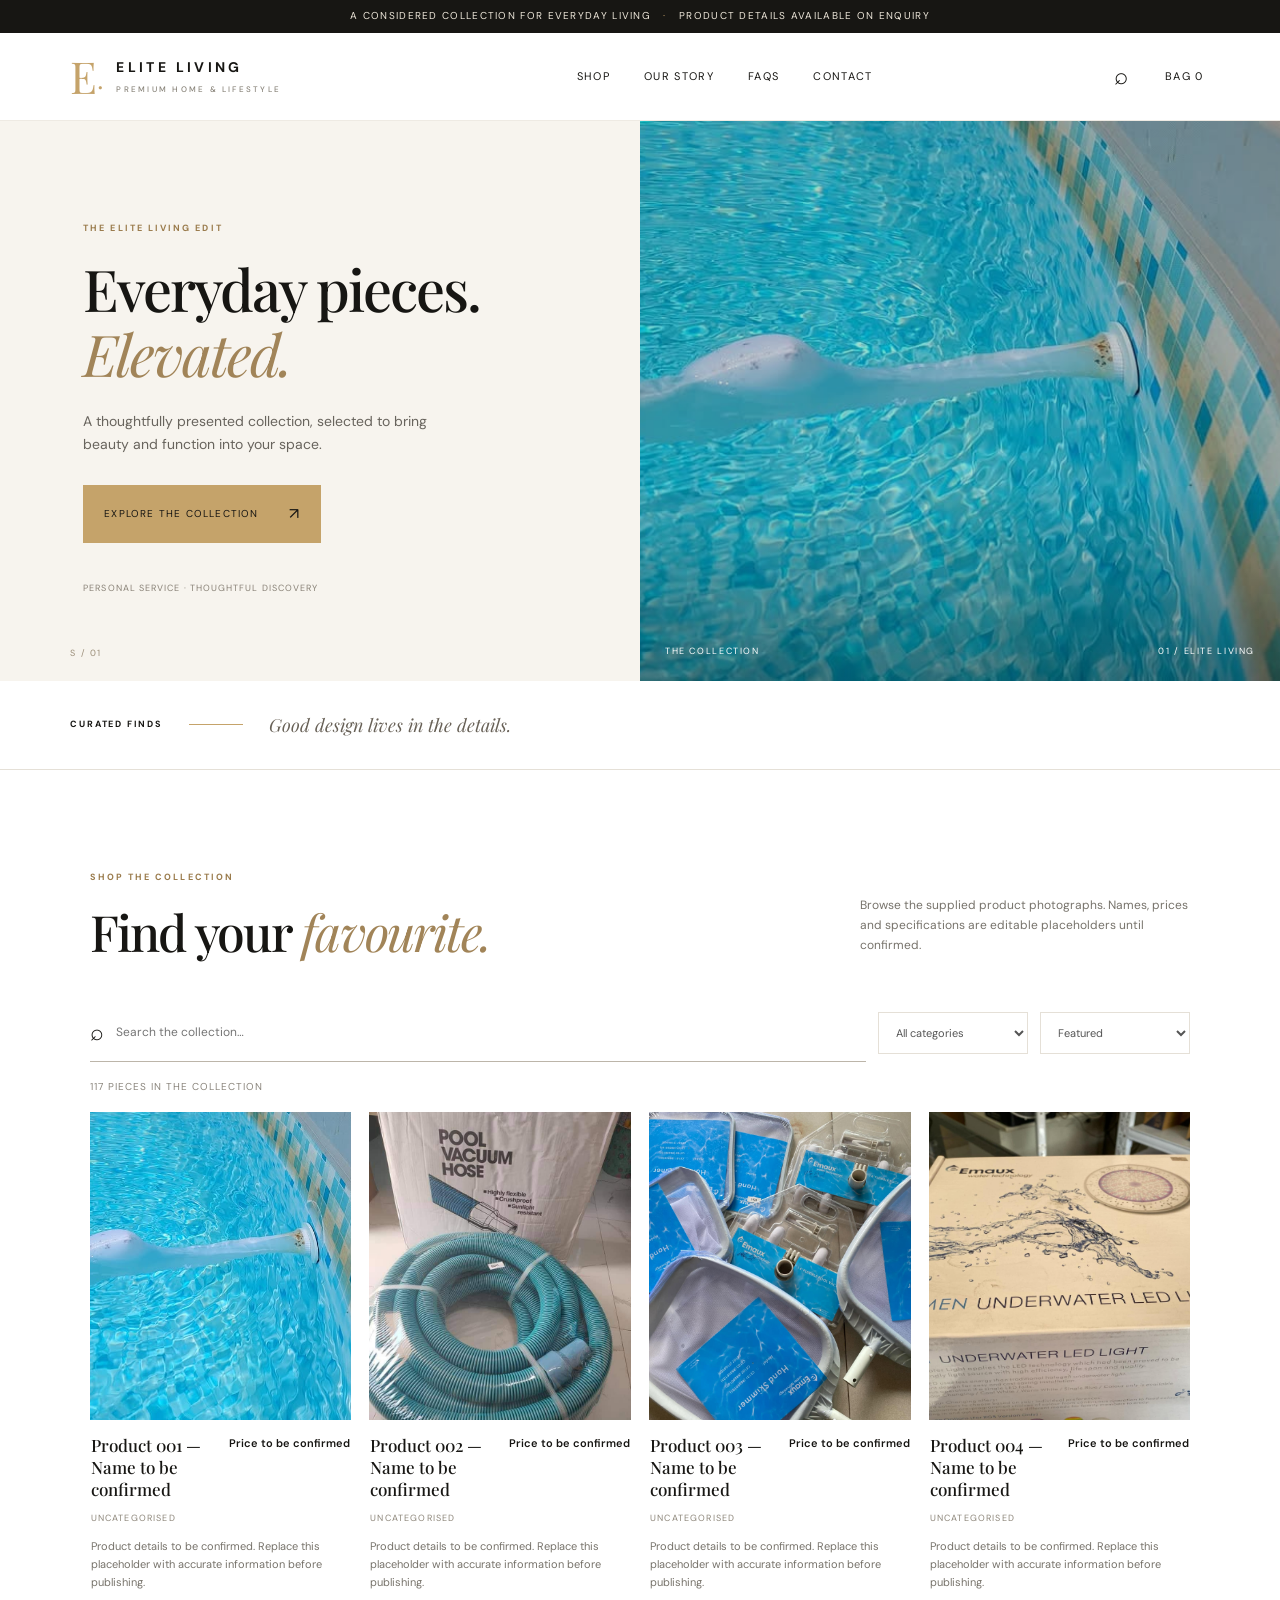
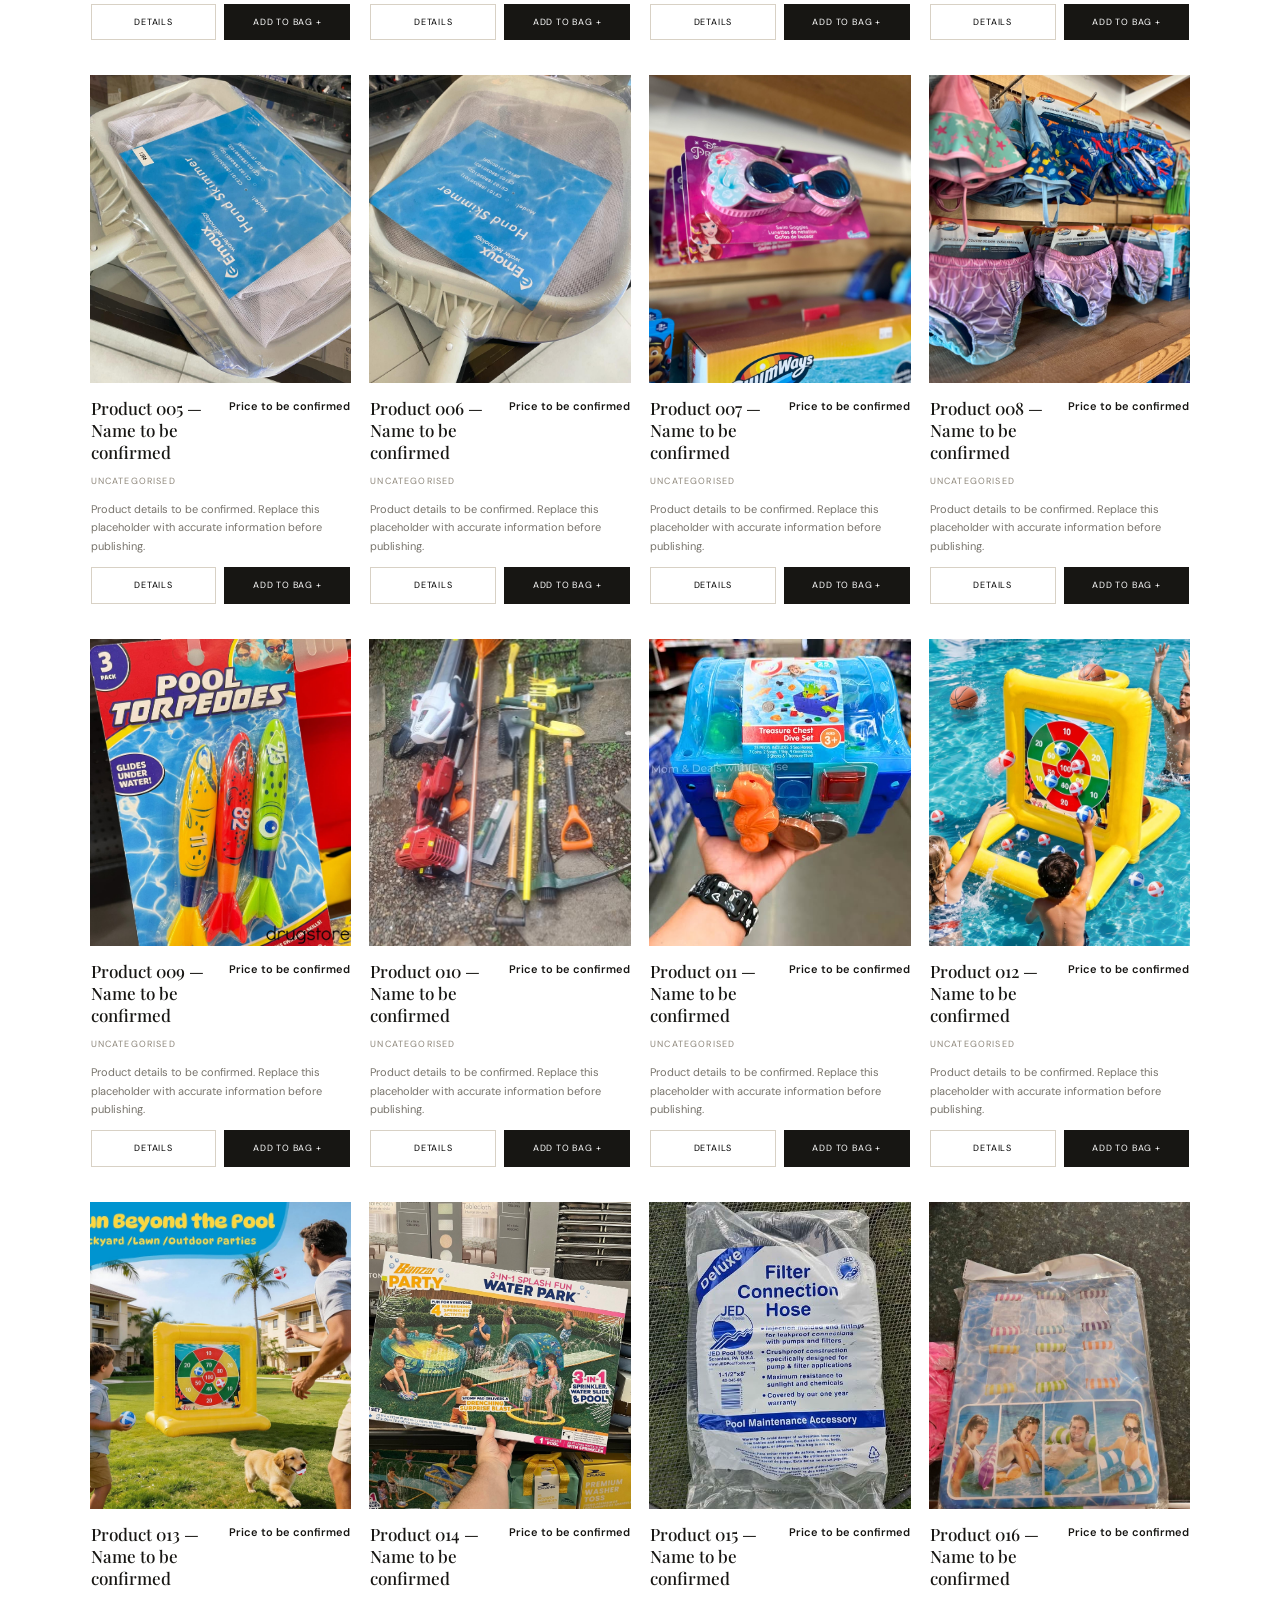
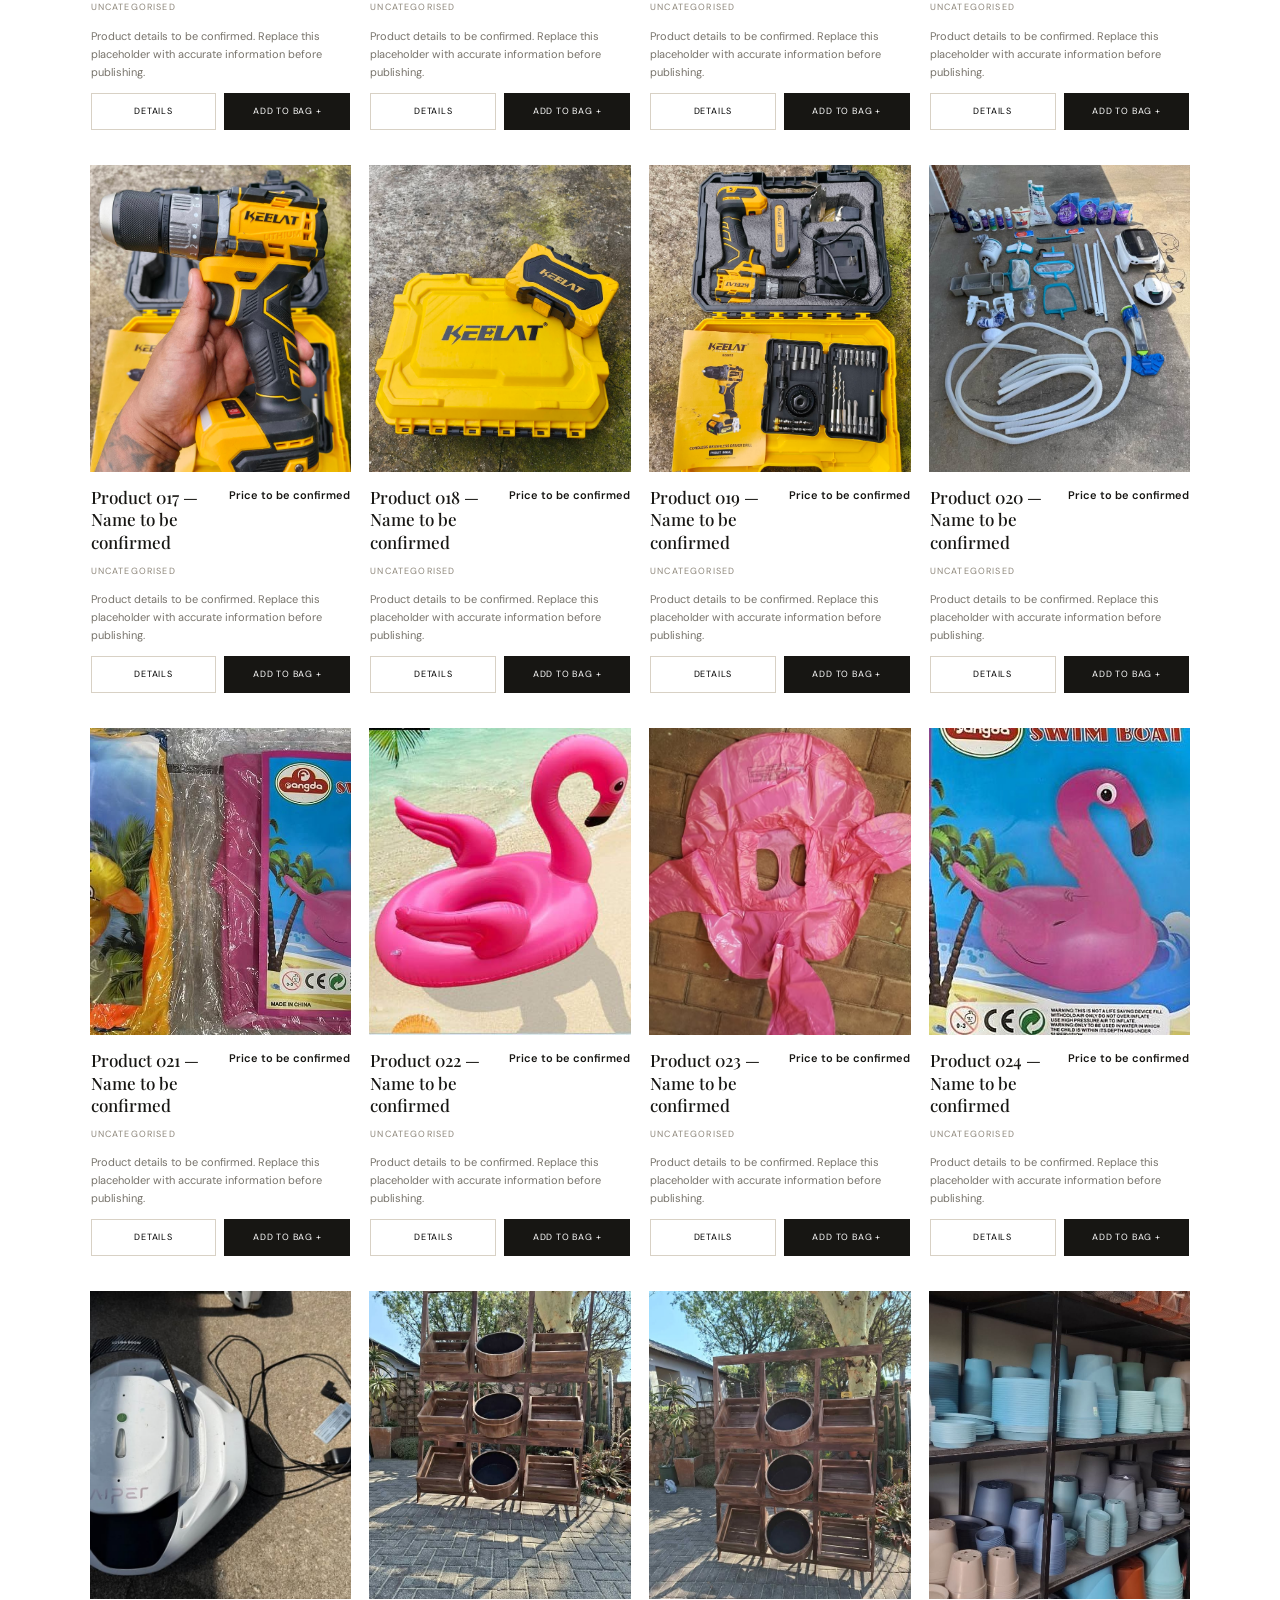
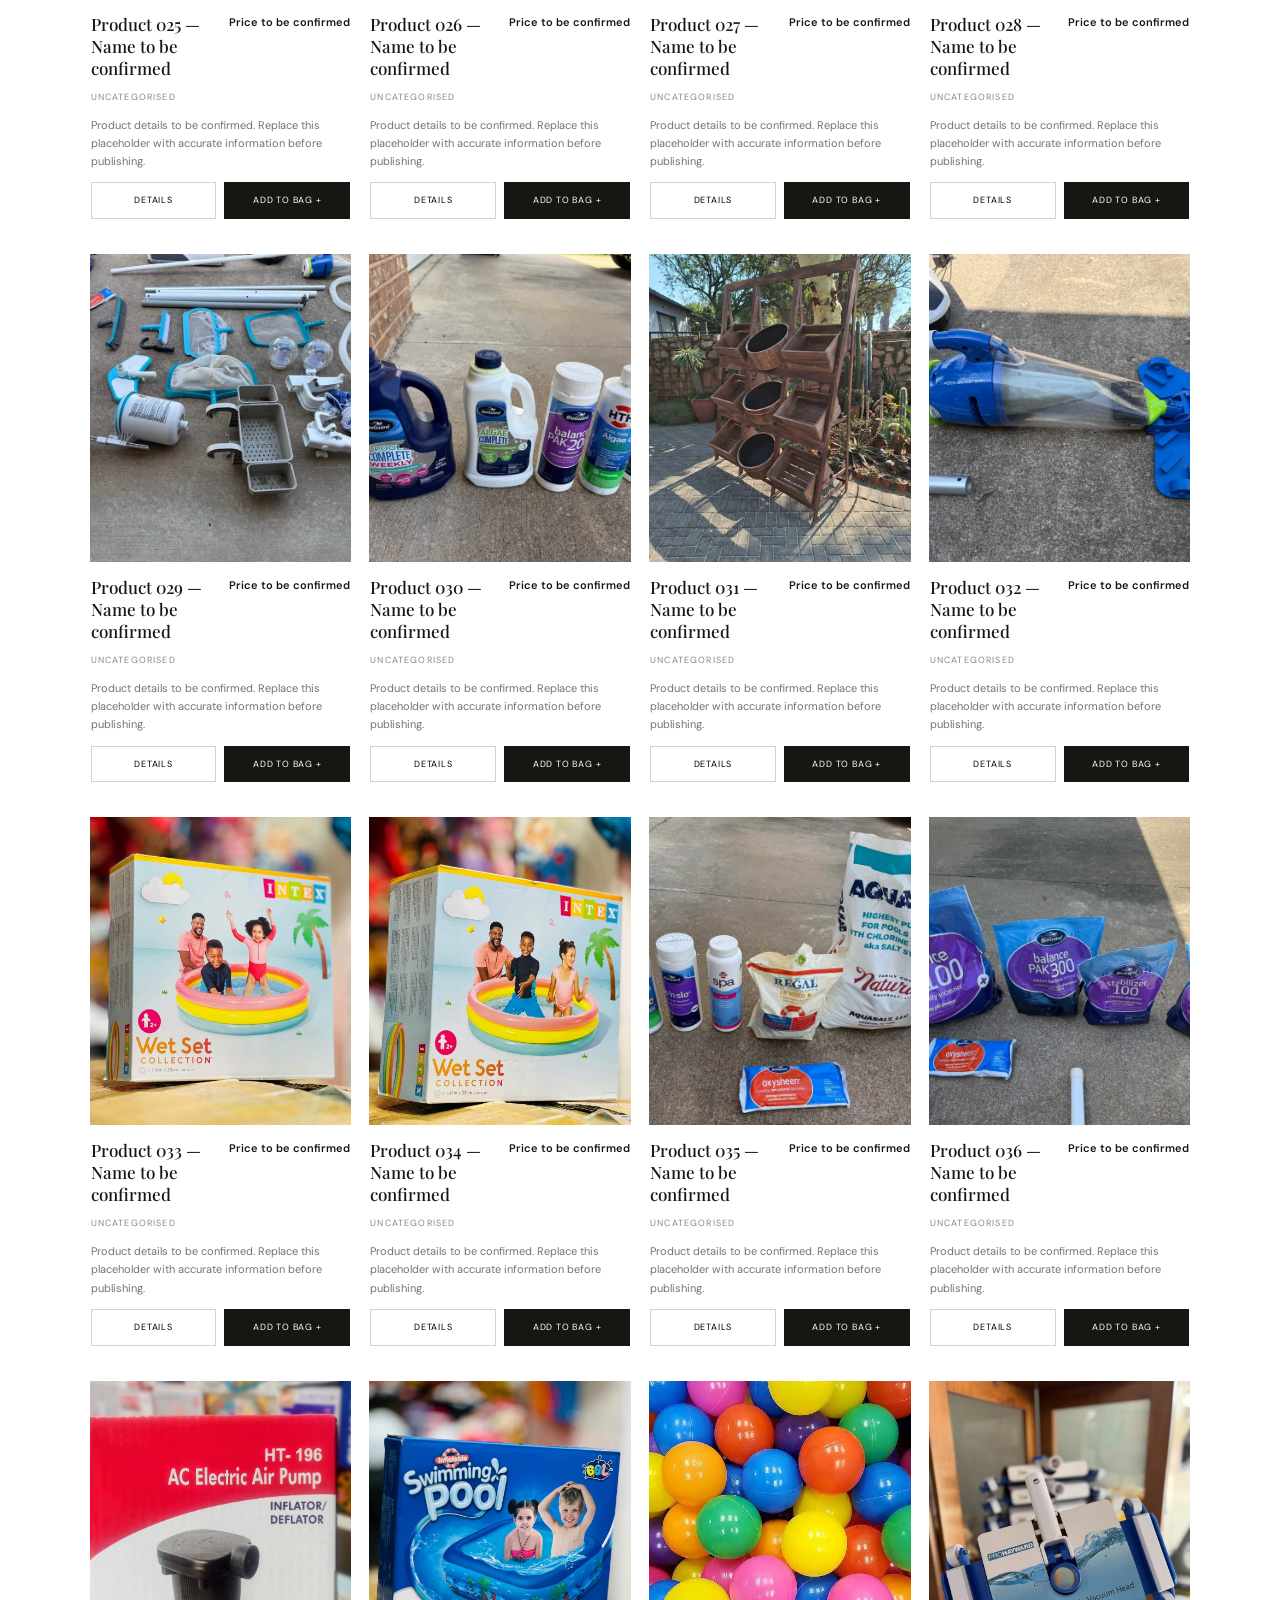
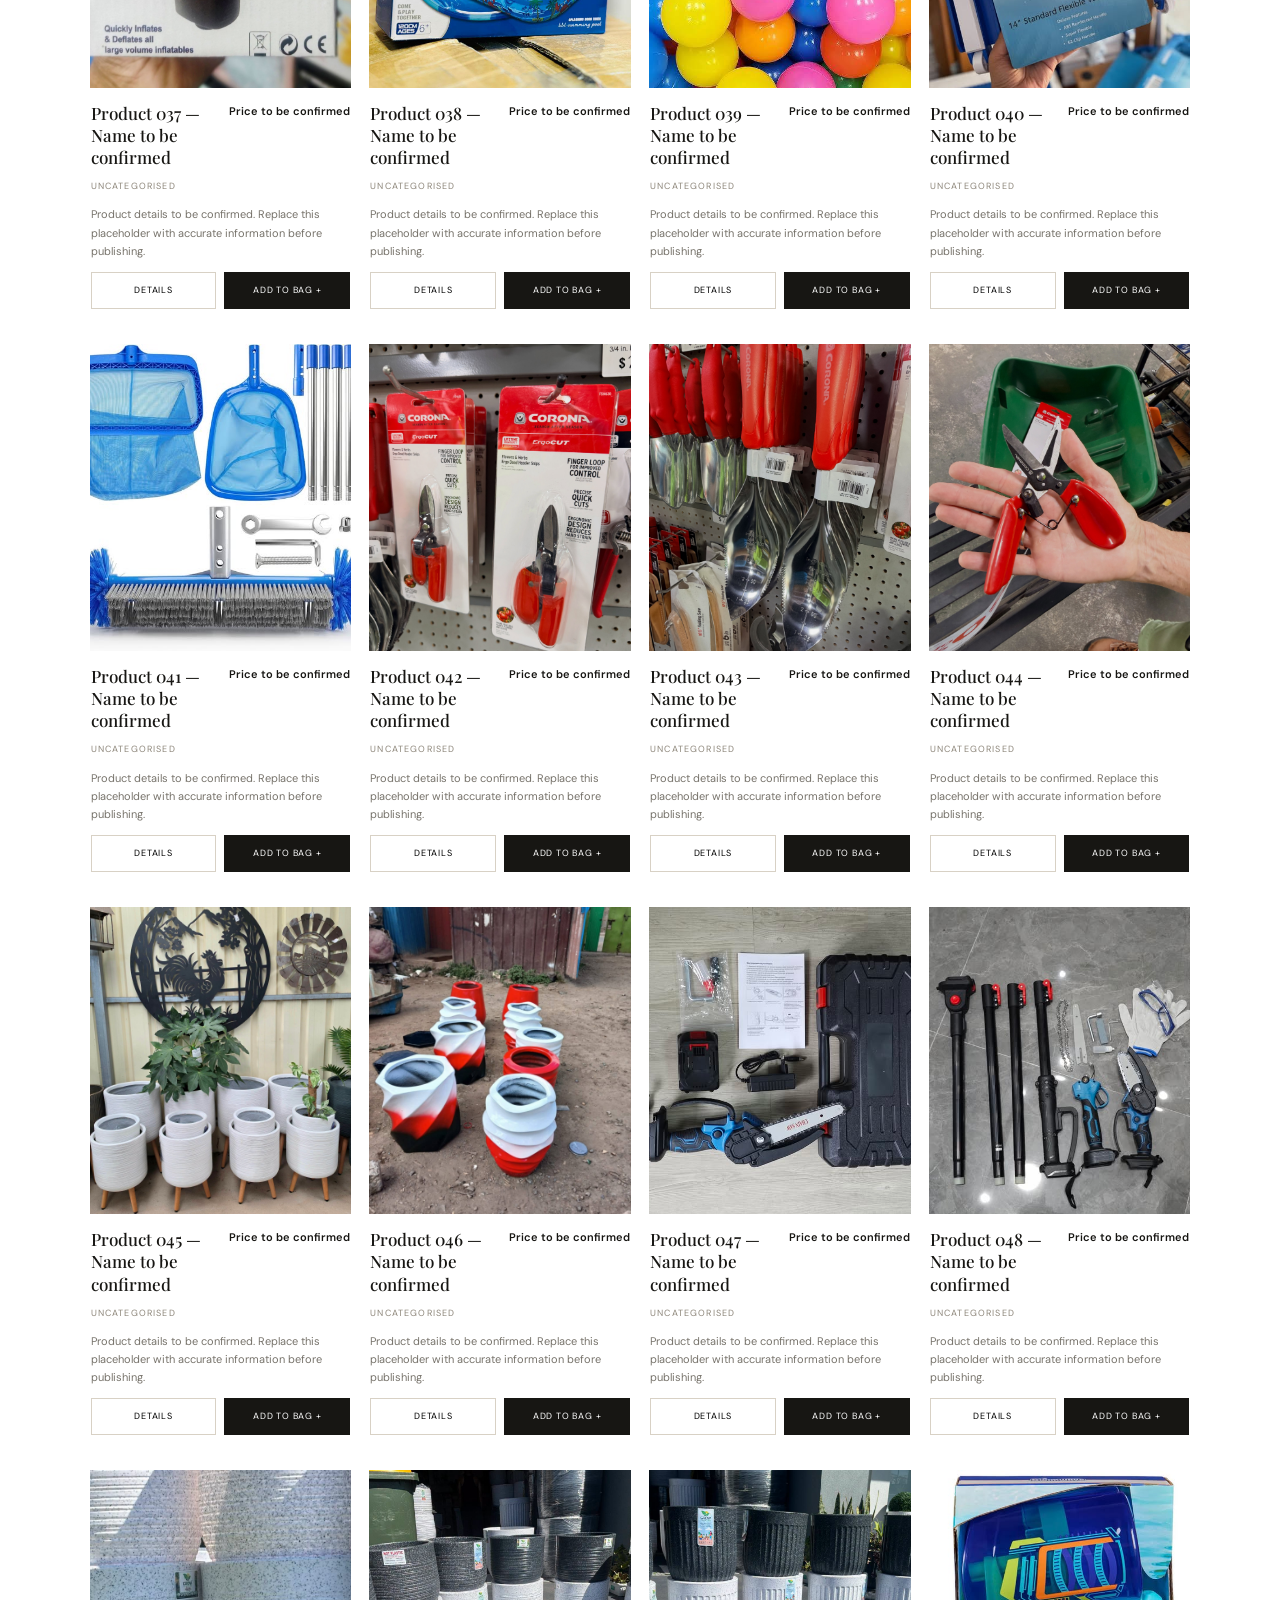
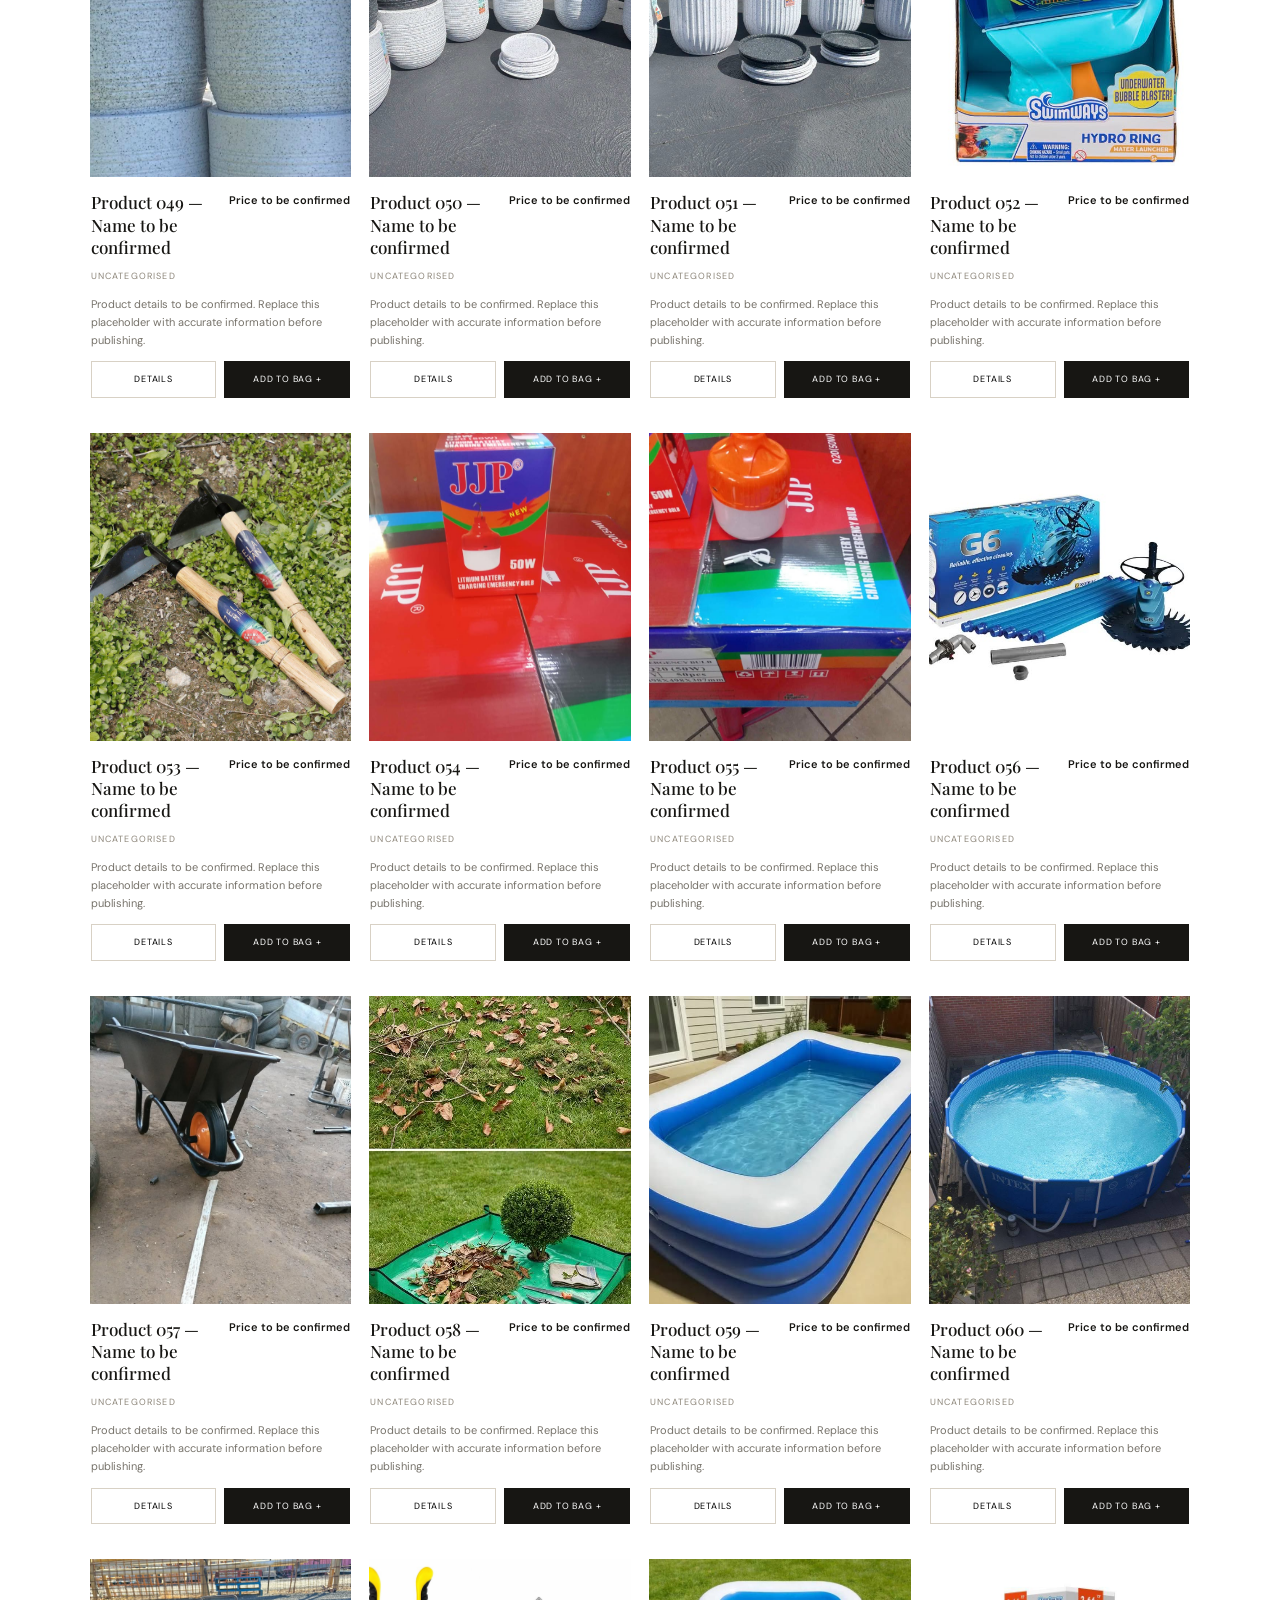
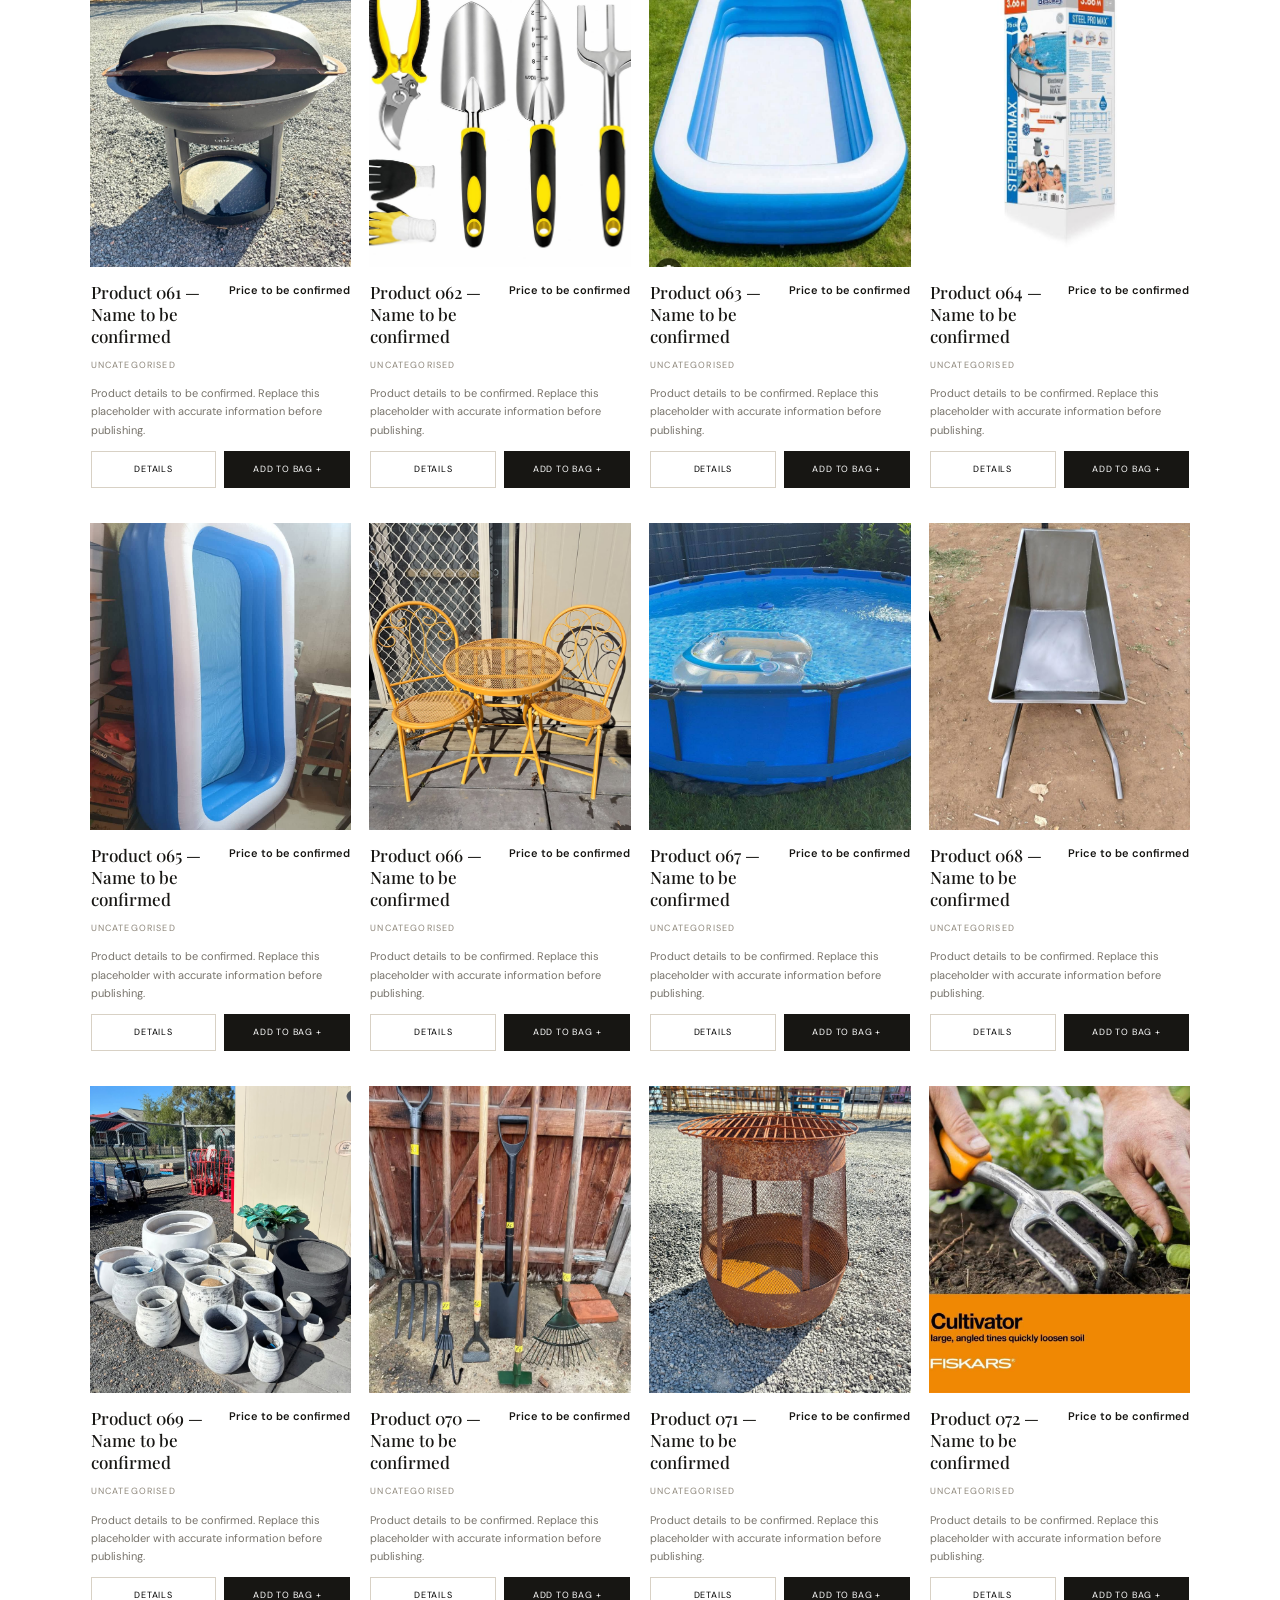
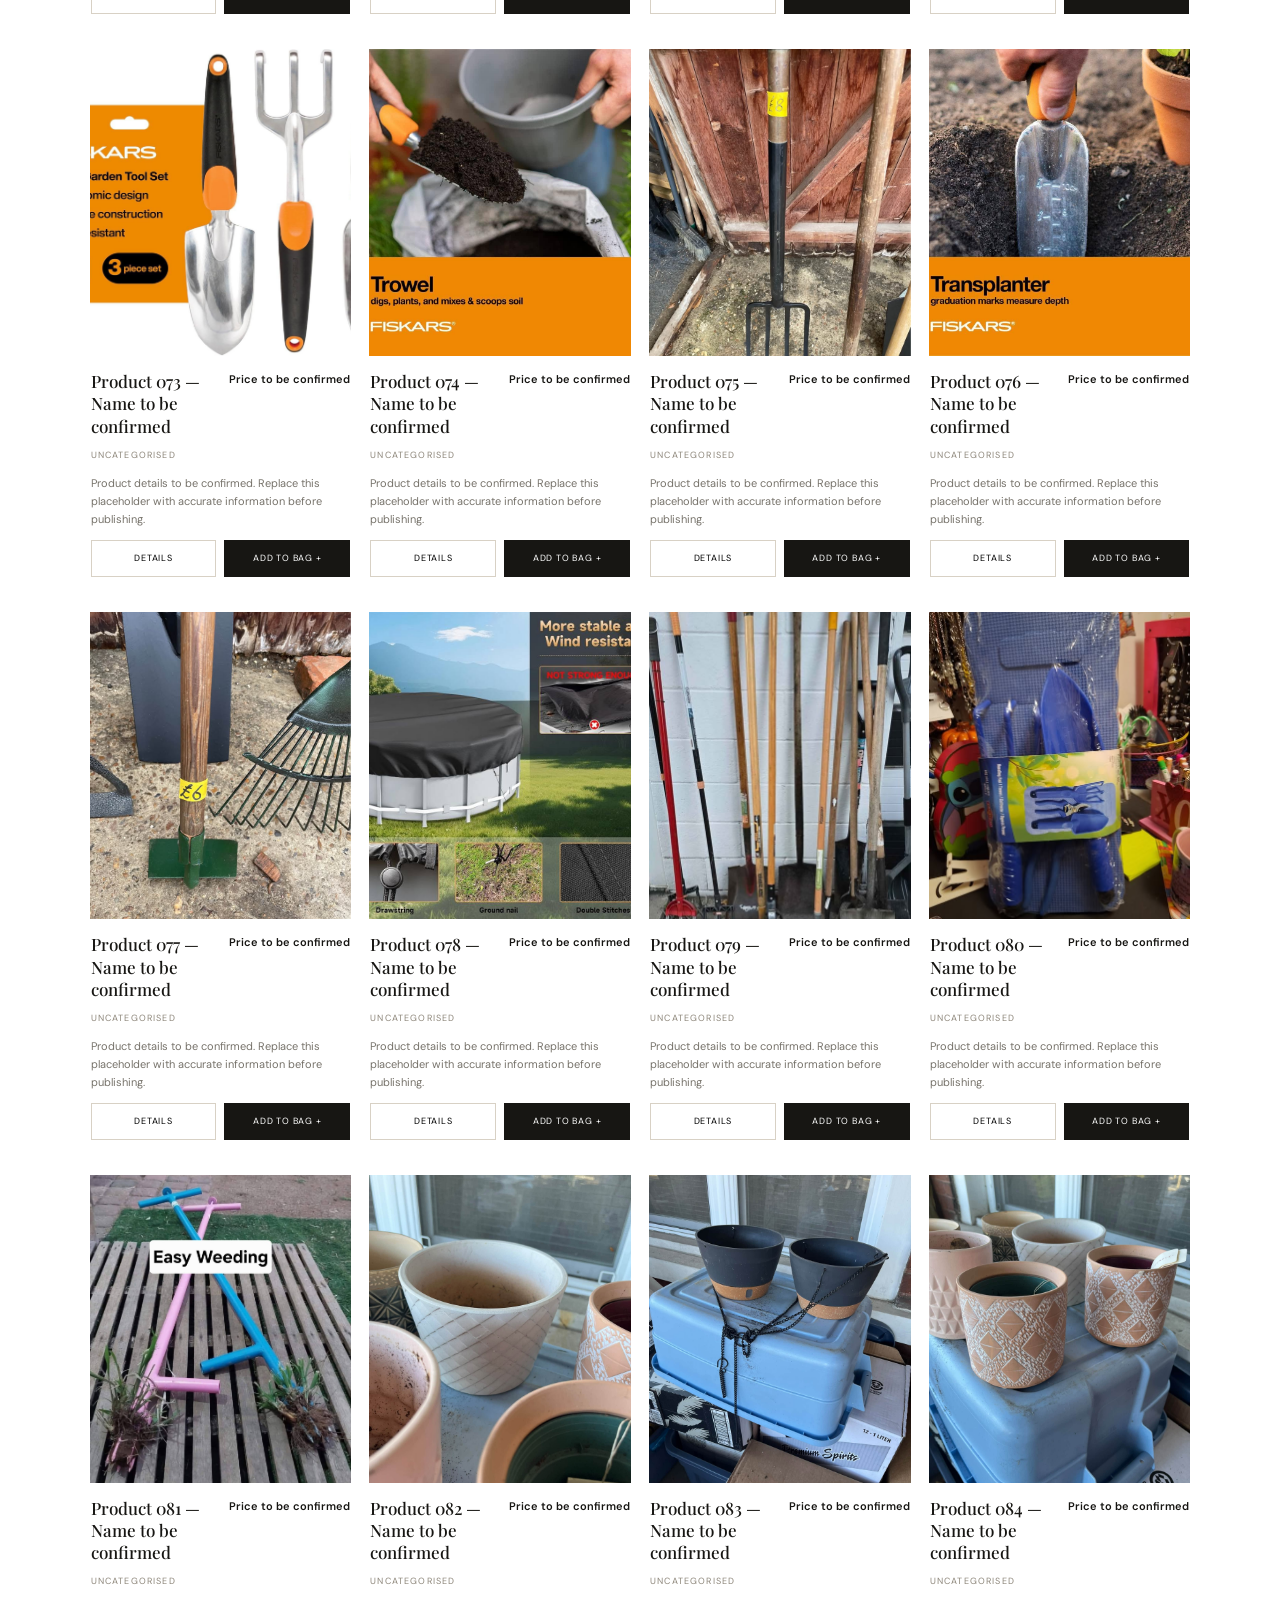
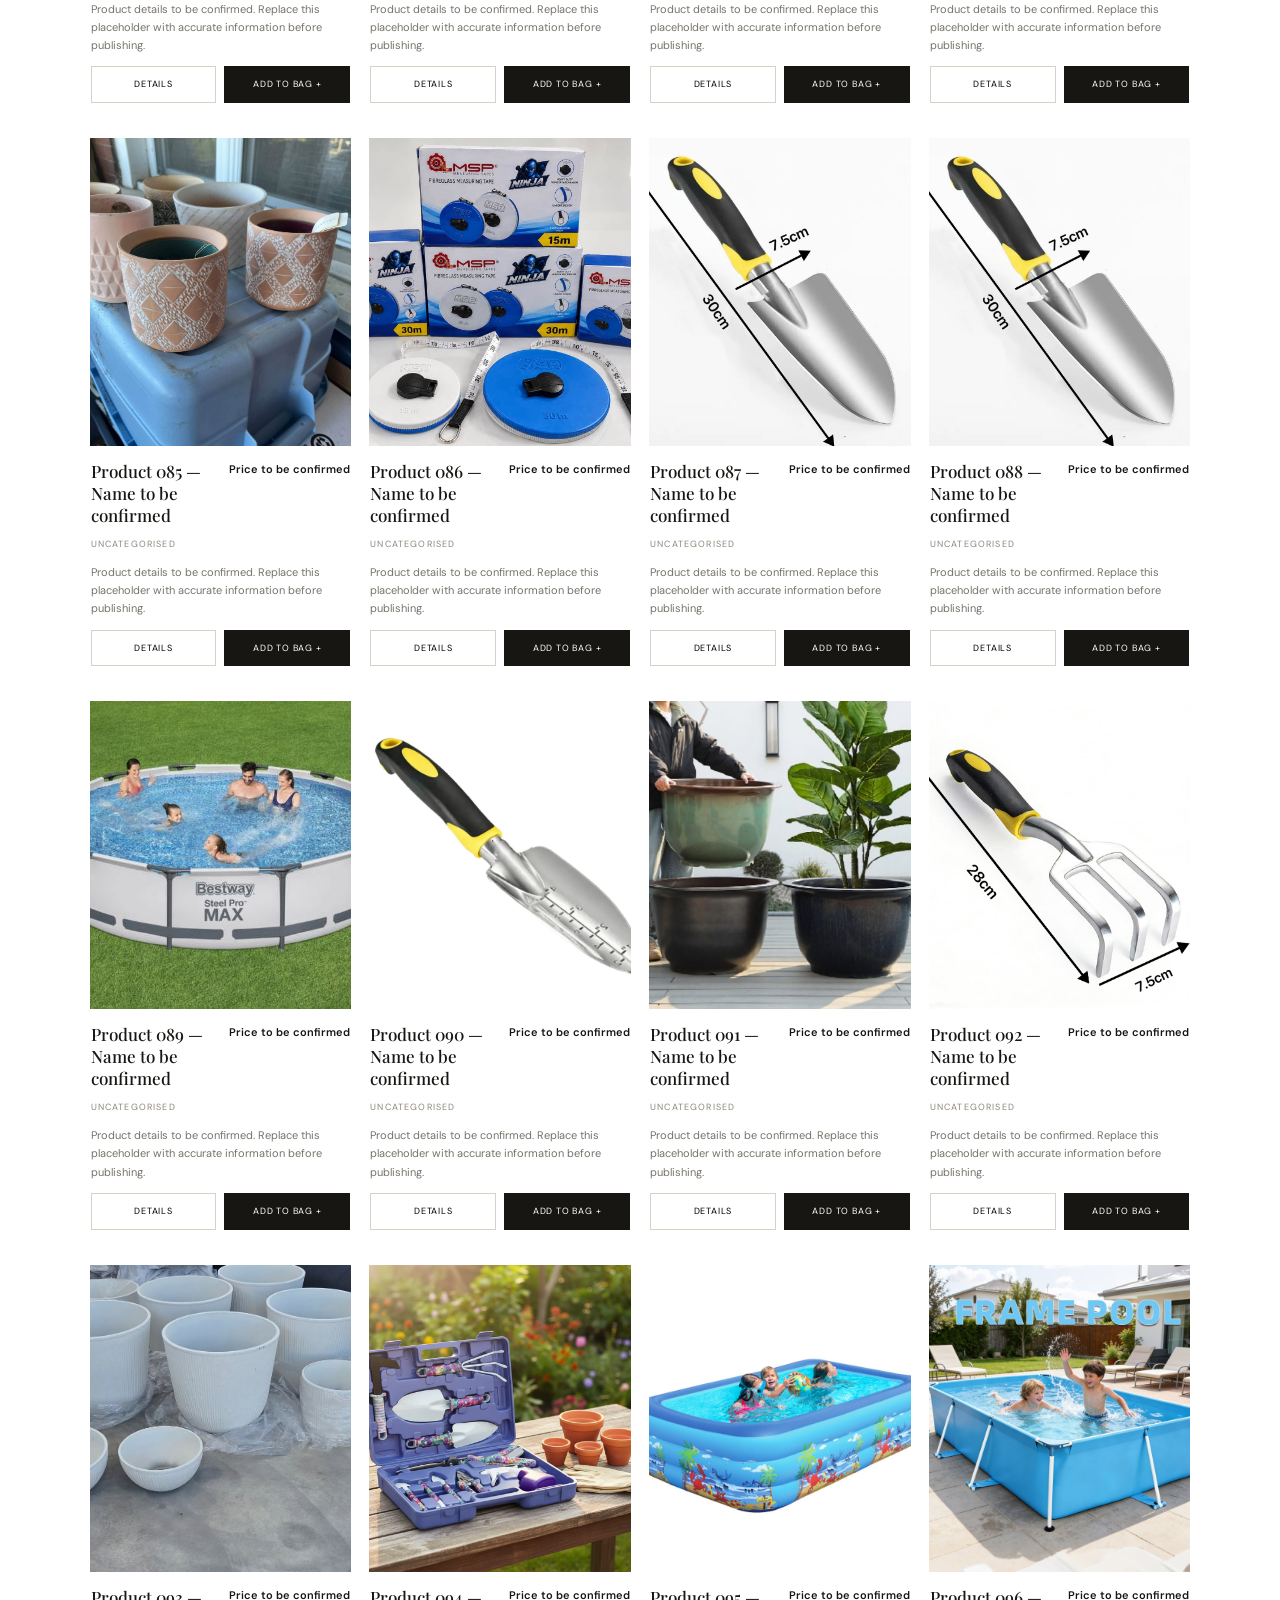
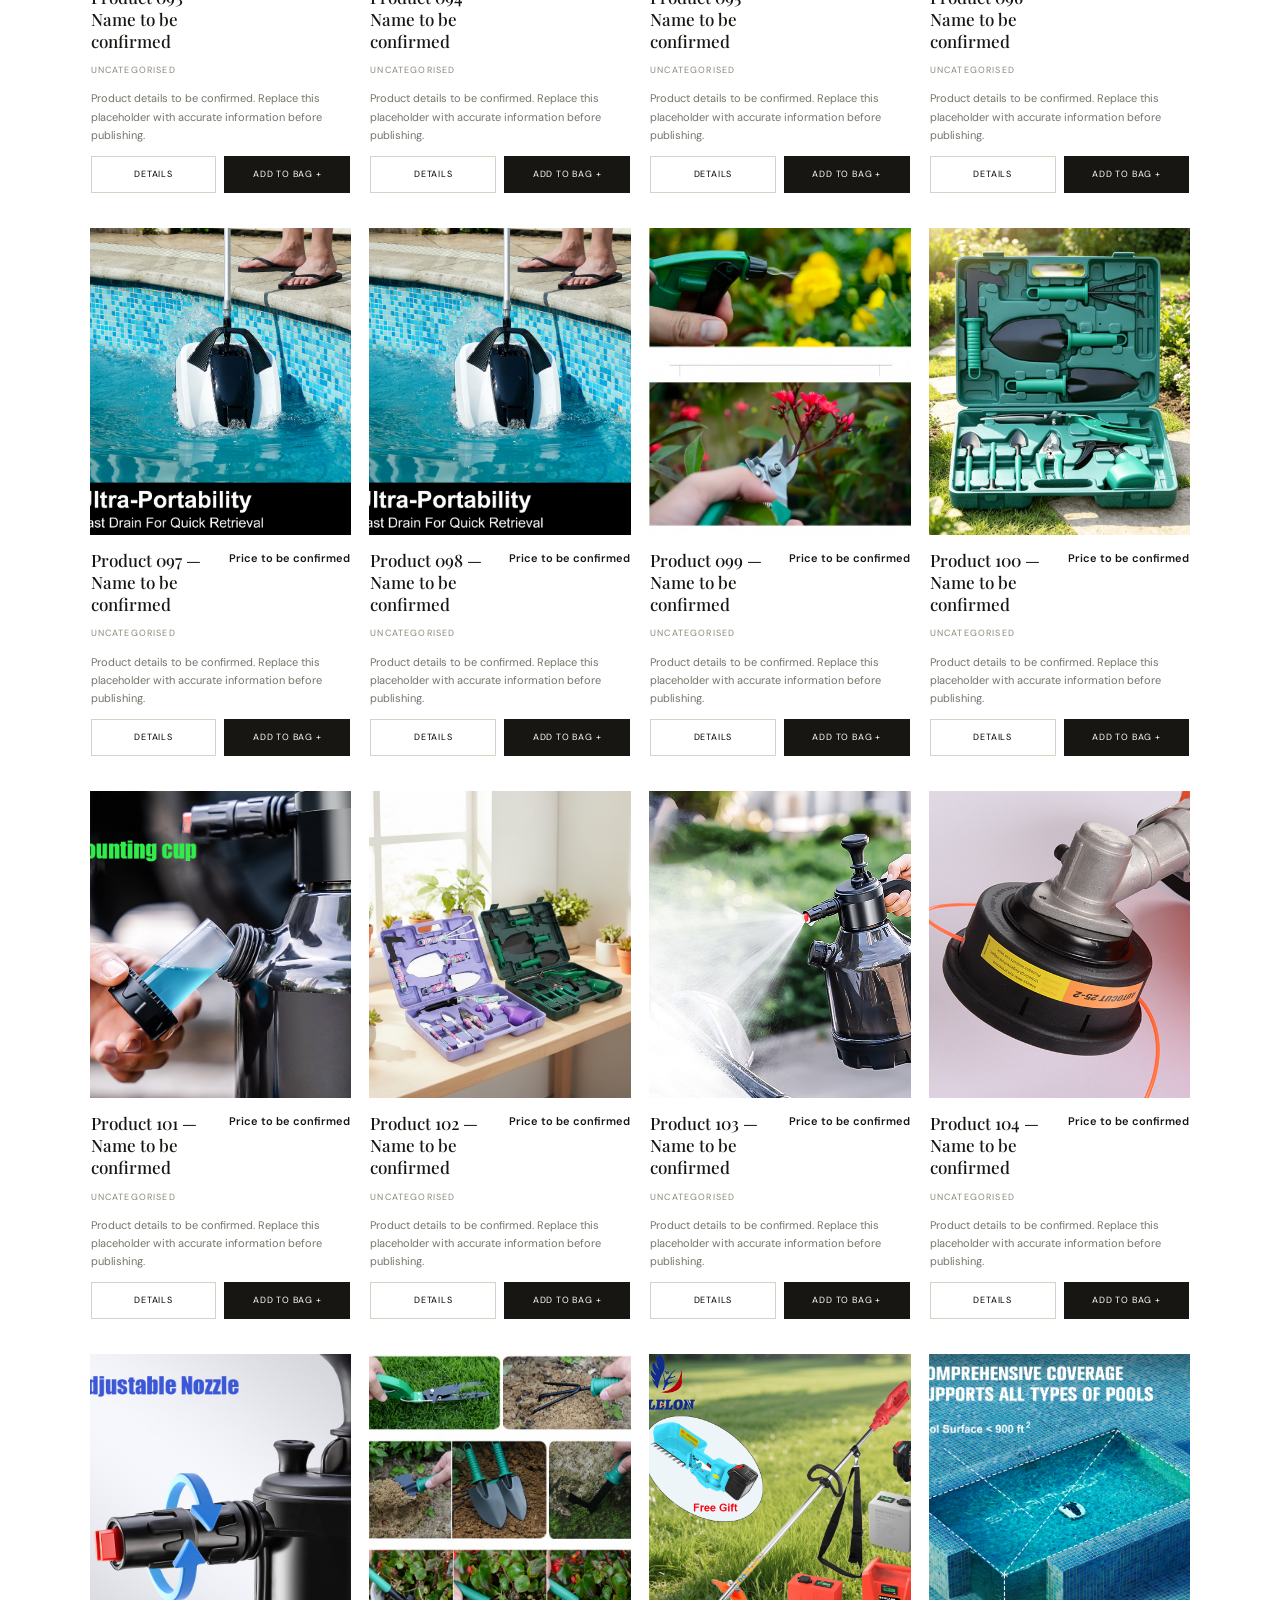
<file: index.html>
<!doctype html>
<html lang="en">
<head>
<meta charset="utf-8"><meta name="viewport" content="width=device-width,initial-scale=1">
<meta name="description" content="Discover a curated collection from Elite Living. Explore the catalogue and contact us for product details and ordering.">
<meta name="theme-color" content="#11100e">
<title>Elite Living | Premium Home & Lifestyle</title>
<link rel="icon" href="assets/favicon.svg" type="image/svg+xml">
<link rel="preconnect" href="https://fonts.googleapis.com">
<link href="https://fonts.googleapis.com/css2?family=DM+Sans:wght@400;500;600;700&family=Playfair+Display:wght@400;500;600&display=swap" rel="stylesheet">
<link rel="stylesheet" href="styles.css">
</head>
<body>
<div class="announcement">A considered collection for everyday living <span>·</span> Product details available on enquiry</div>
<header class="site-header">
  <a class="brand" href="#home" aria-label="Elite Living home"><span class="brand-mark">E<span>·</span></span><span class="brand-name">ELITE LIVING<small>PREMIUM HOME & LIFESTYLE</small></span></a>
  <button class="menu-toggle" id="menuToggle" aria-label="Open navigation">☰</button>
  <nav id="mainNav"><a href="#shop">Shop</a><a href="#story">Our Story</a><a href="#faq">FAQs</a><a href="#contact">Contact</a></nav>
  <div class="header-actions"><button id="searchToggle" aria-label="Search products">⌕</button><button id="cartOpen" aria-label="Open shopping bag">Bag <span id="cartCount">0</span></button></div>
</header>
<main>
<section class="hero" id="home">
  <div class="hero-copy"><p class="eyebrow">THE ELITE LIVING EDIT</p><h1>Everyday pieces.<br><em>Elevated.</em></h1><p class="hero-text">A thoughtfully presented collection, selected to bring beauty and function into your space.</p><a class="button button-gold" href="#shop">Explore the collection <span>↗</span></a><p class="hero-note">Personal service · Thoughtful discovery</p></div>
  <div class="hero-image"><img src="assets/products/product-001.jpg" id="heroProductImage" alt="Product from the Elite Living collection"><div class="image-caption"><span>THE COLLECTION</span><span>01 / ELITE LIVING</span></div></div>
  <div class="hero-index">S / 01</div>
</section>
<section class="intro-strip"><span>CURATED FINDS</span><span class="strip-line"></span><p>Good design lives in the details.</p></section>
<section class="shop-section section-wrap" id="shop">
  <div class="section-heading"><div><p class="eyebrow">SHOP THE COLLECTION</p><h2>Find your <em>favourite.</em></h2></div><p class="section-desc">Browse the supplied product photographs. Names, prices and specifications are editable placeholders until confirmed.</p></div>
  <div class="toolbar"><label class="search-field"><span>⌕</span><input id="searchInput" type="search" placeholder="Search the collection…" aria-label="Search products"></label><select id="categoryFilter" aria-label="Filter category"><option value="">All categories</option></select><select id="sortFilter" aria-label="Sort products"><option value="featured">Featured</option><option value="price-low">Price: low to high</option><option value="price-high">Price: high to low</option><option value="name">Name A–Z</option></select></div>
  <p class="results-count" id="resultsCount">Loading collection…</p>
  <div class="product-grid" id="productGrid"></div>
  <div class="empty-state" id="emptyState" hidden><h3>No matching pieces</h3><p>Try a different search or category.</p></div>
</section>
<section class="story-section" id="story"><div class="story-art"><div class="story-monogram">E<span>·</span></div><p>THE ELITE LIVING PHILOSOPHY</p></div><div class="story-copy"><p class="eyebrow">A NOTE FROM US</p><h2>Considered choices.<br><em>Personal service.</em></h2><p>Elite Living is built around discovering useful, beautiful pieces and making the shopping experience clear and welcoming. We believe customers deserve honest product information, thoughtful service and confidence at every step.</p><p>As our collection grows, this space will share more about our story, sourcing and standards. We only publish product facts that have been confirmed.</p><a href="#contact" class="text-link">Get in touch <span>↗</span></a></div></section>
<section class="service-band"><div><span class="service-icon">✳</span><h3>Thoughtful discovery</h3><p>Explore a varied collection in one place.</p></div><div><span class="service-icon">◇</span><h3>Clear information</h3><p>Ask us to confirm details before ordering.</p></div><div><span class="service-icon">↗</span><h3>Personal assistance</h3><p>Our contact section is ready for your details.</p></div></section>
<section class="faq-section section-wrap" id="faq"><div><p class="eyebrow">GOOD TO KNOW</p><h2>Questions, <em>answered.</em></h2></div><div class="faq-list"><details><summary>How do I confirm a product's price?</summary><p>Prices are currently marked as unconfirmed. Please contact the business to confirm the price, availability and specifications before placing an order.</p></details><details><summary>Can I place an order through this website?</summary><p>You can build a local demo shopping bag. Checkout is intentionally not connected to a live order system or payment provider yet, so no order or payment will be submitted.</p></details><details><summary>How long does delivery take?</summary><p>Delivery areas, fees and timeframes have not yet been provided. Please confirm these details with the business before purchase.</p></details></div></section>
<section class="contact-section" id="contact"><div class="contact-copy"><p class="eyebrow">WE'RE HERE TO HELP</p><h2>Let's find your<br><em>next favourite.</em></h2><p>Questions about an item, availability or your next step? Send an enquiry and we'll help you make an informed choice.</p><div class="contact-placeholder"><span>EMAIL</span><strong>[Add business email]</strong></div><div class="contact-placeholder"><span>WHATSAPP</span><strong>[Add business number]</strong></div></div><form class="contact-form" id="contactForm"><label>Your name<input name="name" required autocomplete="name" placeholder="Full name"></label><label>Email address<input type="email" name="email" required autocomplete="email" placeholder="you@example.com"></label><label>What can we help with?<select name="topic"><option>Product enquiry</option><option>Availability</option><option>Delivery question</option><option>Other</option></select></label><label>Your message<textarea name="message" rows="4" required placeholder="Tell us a little more…"></textarea></label><button class="button button-dark" type="submit">Prepare enquiry <span>↗</span></button><p class="form-note">Demo form: this prepares an email draft in your email app. It does not transmit or store your information.</p><p id="contactStatus" role="status" class="status"></p></form></section>
</main>
<footer class="footer"><div class="footer-top"><a class="brand footer-brand" href="#home"><span class="brand-mark">E<span>·</span></span><span class="brand-name">ELITE LIVING<small>PREMIUM HOME & LIFESTYLE</small></span></a><p>Considered pieces for everyday living.</p><a href="#home" class="back-top">BACK TO TOP ↑</a></div><div class="footer-bottom"><span>© <span id="year"></span> Elite Living. All rights reserved.</span><div><a href="policies.html#shipping">Shipping</a><a href="policies.html#returns">Returns</a><a href="policies.html#privacy">Privacy</a><a href="policies.html#terms">Terms</a></div><span class="footer-disclaimer">Demo storefront · Not yet accepting live orders</span></div></footer>
<div class="overlay" id="overlay"></div>
<aside class="cart-drawer" id="cartDrawer" aria-label="Shopping bag" aria-hidden="true"><div class="drawer-head"><div><p class="eyebrow">YOUR SELECTION</p><h2>Shopping bag <span id="drawerCount">(0)</span></h2></div><button id="cartClose" aria-label="Close shopping bag">×</button></div><div id="cartItems" class="cart-items"></div><div class="cart-bottom"><div class="cart-total"><span>Estimated subtotal</span><strong id="cartSubtotal">R0.00</strong></div><p>Prices are placeholders until confirmed. This demo does not process payments or submit orders.</p><button id="checkoutButton" class="button button-dark full-width">Continue to checkout <span>→</span></button></div></aside>
<div class="modal" id="productModal" role="dialog" aria-modal="true" aria-hidden="true"><button class="modal-close" id="modalClose" aria-label="Close product details">×</button><div id="modalContent"></div></div>
<div class="modal checkout-modal" id="checkoutModal" role="dialog" aria-modal="true" aria-hidden="true"><button class="modal-close" id="checkoutClose" aria-label="Close checkout">×</button><p class="eyebrow">DEMO CHECKOUT</p><h2>Almost <em>there.</em></h2><p>This storefront is not connected to an order database, delivery service or payment gateway. No order can be placed here yet.</p><div id="checkoutSummary"></div><p class="checkout-next">To launch live checkout, configure confirmed product prices, shipping/tax rules, a secure backend, email service and a South African payment provider account.</p><button class="button button-dark full-width" id="backToShop">Return to collection</button></div>
<script src="app.js"></script>
</body></html>
</file>
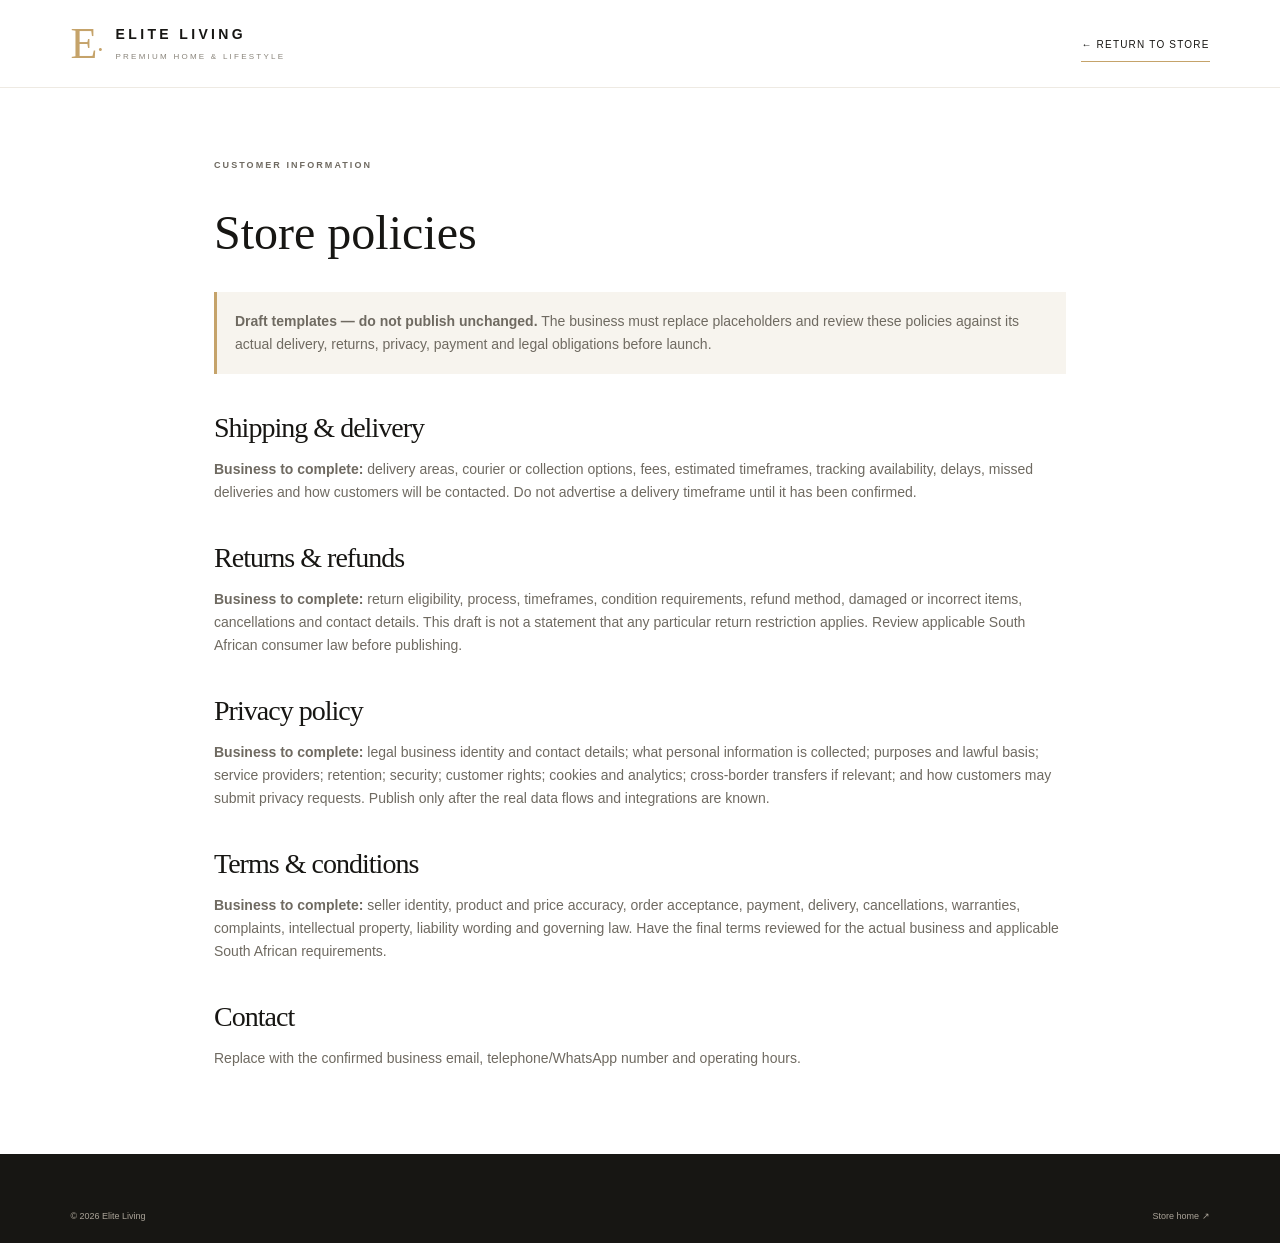
<file: policies.html>
<!doctype html><html lang="en"><head><meta charset="utf-8"><meta name="viewport" content="width=device-width,initial-scale=1"><title>Policies | Elite Living</title><link rel="stylesheet" href="styles.css"></head><body><header class="site-header"><a class="brand" href="index.html"><span class="brand-mark">E<span>·</span></span><span class="brand-name">ELITE LIVING<small>PREMIUM HOME & LIFESTYLE</small></span></a><a class="text-link" href="index.html">← Return to store</a></header><main class="policy-page"><p class="eyebrow">CUSTOMER INFORMATION</p><h1>Store policies</h1><p class="policy-alert"><strong>Draft templates — do not publish unchanged.</strong> The business must replace placeholders and review these policies against its actual delivery, returns, privacy, payment and legal obligations before launch.</p><section id="shipping"><h2>Shipping & delivery</h2><p><strong>Business to complete:</strong> delivery areas, courier or collection options, fees, estimated timeframes, tracking availability, delays, missed deliveries and how customers will be contacted. Do not advertise a delivery timeframe until it has been confirmed.</p></section><section id="returns"><h2>Returns & refunds</h2><p><strong>Business to complete:</strong> return eligibility, process, timeframes, condition requirements, refund method, damaged or incorrect items, cancellations and contact details. This draft is not a statement that any particular return restriction applies. Review applicable South African consumer law before publishing.</p></section><section id="privacy"><h2>Privacy policy</h2><p><strong>Business to complete:</strong> legal business identity and contact details; what personal information is collected; purposes and lawful basis; service providers; retention; security; customer rights; cookies and analytics; cross-border transfers if relevant; and how customers may submit privacy requests. Publish only after the real data flows and integrations are known.</p></section><section id="terms"><h2>Terms & conditions</h2><p><strong>Business to complete:</strong> seller identity, product and price accuracy, order acceptance, payment, delivery, cancellations, warranties, complaints, intellectual property, liability wording and governing law. Have the final terms reviewed for the actual business and applicable South African requirements.</p></section><section><h2>Contact</h2><p>Replace with the confirmed business email, telephone/WhatsApp number and operating hours.</p></section></main><footer class="footer"><div class="footer-bottom"><span>© <span id="year"></span> Elite Living</span><a href="index.html">Store home ↗</a></div></footer><script>document.getElementById("year").textContent=new Date().getFullYear()</script></body></html>
</file>
<file: styles.css>
*{box-sizing:border-box} :root{--ink:#171613;--muted:#77736b;--gold:#c5a36a;--ivory:#f7f4ee;--line:#e5e0d7;--serif:'Playfair Display',Georgia,serif;--sans:'DM Sans',Arial,sans-serif}html{scroll-behavior:smooth;scroll-padding-top:95px}body{margin:0;color:var(--ink);font-family:var(--sans);background:#fff;font-size:14px;line-height:1.65}button,input,select,textarea{font:inherit}button,a{ -webkit-tap-highlight-color:transparent}a{color:inherit;text-decoration:none}button{cursor:pointer}.announcement{background:var(--ink);color:#eee7da;text-align:center;padding:8px 12px;font-size:10px;letter-spacing:.13em;text-transform:uppercase}.announcement span{color:var(--gold);padding:0 8px}.site-header{height:88px;padding:0 5.5%;display:flex;align-items:center;justify-content:space-between;border-bottom:1px solid #eeeae3;background:#fff;position:sticky;top:0;z-index:10}.brand{display:flex;align-items:center;gap:12px}.brand-mark{font:44px/.9 var(--serif);color:var(--gold);position:relative}.brand-mark span{font-size:25px}.brand-name{font-size:14px;letter-spacing:.24em;font-weight:700}.brand-name small{display:block;font-size:8px;letter-spacing:.28em;color:#89847a;margin-top:4px;font-weight:500}nav{display:flex;gap:34px;margin-left:60px}nav a,.header-actions button{font-size:11px;text-transform:uppercase;letter-spacing:.12em}nav a{transition:color .2s}nav a:hover,.text-link:hover{color:#a27e43}.header-actions{display:flex;gap:22px}.header-actions button{background:none;border:0;color:var(--ink)}#searchToggle{font-size:24px}.menu-toggle{display:none;background:none;border:0;font-size:22px}.hero{min-height:560px;display:grid;grid-template-columns:1fr 1fr;background:var(--ivory);position:relative}.hero-copy{padding:90px 9% 65px 13%;display:flex;flex-direction:column;align-items:flex-start;justify-content:center}.eyebrow{font-size:9px;letter-spacing:.23em;font-weight:700;color:#9a7b4c;margin:0 0 20px;text-transform:uppercase}.hero h1,h2{font:500 clamp(38px,4.5vw,64px)/1.13 var(--serif);letter-spacing:-.035em;margin:0}.hero h1 em,h2 em{font-weight:400;color:#a18458}.hero-text{max-width:380px;color:#68645d;margin:24px 0 29px;font-size:14px}.button{display:inline-flex;justify-content:space-between;align-items:center;gap:30px;padding:15px 20px;border:1px solid transparent;font-size:10px;letter-spacing:.12em;text-transform:uppercase;min-height:49px;transition:background .2s,color .2s}.button span{font-size:16px}.button-gold{background:var(--gold);color:#171613}.button-gold:hover{background:#b18c50}.button-dark{background:var(--ink);color:white}.button-dark:hover{background:#3c3932}.hero-note{font-size:9px;letter-spacing:.12em;color:#888176;margin-top:38px;text-transform:uppercase}.hero-image{position:relative;min-height:460px;background:#e6dfd3;overflow:hidden}.hero-image img{width:100%;height:100%;position:absolute;inset:0;object-fit:cover;mix-blend-mode:multiply}.hero-image:after{content:"";position:absolute;inset:0;background:linear-gradient(0deg,rgba(0,0,0,.34),transparent 35%);pointer-events:none}.image-caption{position:absolute;bottom:22px;left:25px;right:25px;z-index:1;display:flex;justify-content:space-between;color:#fff;font-size:9px;letter-spacing:.18em}.hero-index{position:absolute;bottom:20px;left:5.5%;font-size:9px;letter-spacing:.18em;color:#9a8d78}.intro-strip{padding:32px 5.5%;display:flex;align-items:center;gap:26px;border-bottom:1px solid var(--line)}.intro-strip>span:first-child{font-size:9px;letter-spacing:.2em;font-weight:700}.strip-line{height:1px;background:var(--gold);width:54px}.intro-strip p{font:italic 18px var(--serif);margin:0;color:#686157}.section-wrap{padding:100px 7%}.section-heading{display:flex;justify-content:space-between;align-items:end;gap:35px}.section-heading h2,.faq-section h2{font-size:clamp(34px,4vw,50px)}.section-desc{max-width:330px;color:var(--muted);font-size:12px;margin-bottom:5px}.toolbar{display:flex;gap:12px;margin:44px 0 12px;align-items:center}.search-field{display:flex;align-items:center;gap:10px;flex:1;border-bottom:1px solid #bcb5a9;padding:9px 0}.search-field span{font-size:23px}.search-field input{border:0;outline:0;width:100%;background:transparent;font-size:12px}.toolbar select{border:1px solid var(--line);padding:12px 13px;background:#fff;color:#555;font-size:11px;min-width:150px}.results-count{font-size:10px;letter-spacing:.1em;color:#8a857c;margin:17px 0}.product-grid{display:grid;grid-template-columns:repeat(4,minmax(0,1fr));gap:35px 18px}.product-card{min-width:0}.product-image{position:relative;background:#f2efe9;aspect-ratio:4/4.7;overflow:hidden;cursor:pointer}.product-image img{width:100%;height:100%;object-fit:cover;transition:transform .5s}.product-card:hover .product-image img{transform:scale(1.035)}.quick-view{position:absolute;bottom:12px;left:12px;right:12px;background:rgba(255,255,255,.94);border:0;padding:12px;font-size:9px;letter-spacing:.15em;text-transform:uppercase;opacity:0;transform:translateY(5px);transition:.2s}.product-card:hover .quick-view,.quick-view:focus{opacity:1;transform:none}.product-meta{padding:14px 1px 0}.product-meta-top{display:flex;justify-content:space-between;gap:8px}.product-meta h3{font:500 17px/1.3 var(--serif);margin:0 0 5px}.product-category{font-size:9px;letter-spacing:.13em;text-transform:uppercase;color:#8d867a}.product-price{font-size:11px;font-weight:600;white-space:nowrap}.product-meta p{font-size:11px;color:#77736b;margin:9px 0 12px}.card-actions{display:flex;gap:8px}.small-button{flex:1;border:1px solid #d8d1c5;background:white;padding:10px 7px;font-size:9px;letter-spacing:.09em;text-transform:uppercase}.small-button.primary{background:var(--ink);color:white;border-color:var(--ink)}.empty-state{text-align:center;padding:60px 0}.story-section{display:grid;grid-template-columns:1fr 1fr;background:#f4f0e8}.story-art{min-height:430px;background:#e6dfd2;display:flex;align-items:center;justify-content:center;flex-direction:column;position:relative}.story-art:before,.story-art:after{content:"";position:absolute;border:1px solid rgba(161,132,88,.5);border-radius:50%;width:270px;height:270px}.story-art:after{width:320px;height:320px}.story-monogram{font:150px/.9 var(--serif);color:#a18458;z-index:1}.story-monogram span{font-size:70px}.story-art p{z-index:1;font-size:9px;letter-spacing:.23em;margin-top:22px}.story-copy{padding:80px 13%;align-self:center}.story-copy h2{font-size:clamp(34px,4vw,48px)}.story-copy>p:not(.eyebrow){font-size:12px;color:#6e695f;margin:23px 0}.text-link{font-size:10px;letter-spacing:.12em;text-transform:uppercase;border-bottom:1px solid var(--gold);padding-bottom:8px;display:inline-flex;gap:25px;margin-top:12px}.service-band{padding:48px 8%;display:grid;grid-template-columns:repeat(3,1fr);gap:35px;text-align:center;border-bottom:1px solid var(--line)}.service-icon{font-size:24px;color:#a18458}.service-band h3{font:500 19px var(--serif);margin:8px 0}.service-band p{font-size:11px;color:var(--muted);margin:0}.faq-section{display:grid;grid-template-columns:.8fr 1.2fr;gap:10%;background:#fff}.faq-list details{border-bottom:1px solid var(--line);padding:21px 0}.faq-list summary{font:500 17px var(--serif);cursor:pointer;list-style:none;display:flex;justify-content:space-between;gap:15px}.faq-list summary:after{content:"+";font:20px var(--sans);color:#a18458}.faq-list details[open] summary:after{content:"−"}.faq-list details p{color:var(--muted);font-size:12px;max-width:600px}.contact-section{padding:90px 9%;background:#e9e2d6;display:grid;grid-template-columns:1fr 1fr;gap:12%}.contact-copy h2{font-size:clamp(36px,4vw,54px)}.contact-copy>p:not(.eyebrow){max-width:390px;color:#686157;font-size:12px;margin:22px 0 35px}.contact-placeholder{border-top:1px solid #d0c5b4;padding:14px 0;display:flex;justify-content:space-between;gap:15px}.contact-placeholder span{font-size:9px;letter-spacing:.15em;color:#82796b}.contact-placeholder strong{font-size:11px;font-weight:500}.contact-form{background:#fff;padding:32px}.contact-form label{display:block;font-size:10px;letter-spacing:.06em;margin-bottom:18px}.contact-form input,.contact-form select,.contact-form textarea{display:block;width:100%;border:0;border-bottom:1px solid #ded8ce;padding:12px 0 10px;outline:0;background:white;font-size:12px;border-radius:0}.contact-form input:focus,.contact-form textarea:focus{border-color:var(--gold)}.contact-form .button{width:100%}.form-note,.status{font-size:10px;color:#8a857c}.footer{background:var(--ink);color:#f4f0e8;padding:35px 5.5% 20px}.footer-top{display:flex;align-items:center;justify-content:space-between;padding-bottom:30px;border-bottom:1px solid #3a3832}.footer-brand .brand-name{color:white}.footer-top>p{font:italic 17px var(--serif);color:#c4b9a5}.back-top{font-size:9px;letter-spacing:.15em}.footer-bottom{display:flex;align-items:center;justify-content:space-between;gap:20px;padding-top:20px;font-size:9px;color:#aaa398}.footer-bottom div{display:flex;gap:20px}.footer-disclaimer{color:#c5a36a}.overlay{position:fixed;inset:0;background:rgba(20,18,14,.45);z-index:19;opacity:0;visibility:hidden;transition:.25s}.overlay.open{opacity:1;visibility:visible}.cart-drawer{position:fixed;right:0;top:0;bottom:0;width:min(460px,100%);background:#fff;z-index:20;transform:translateX(100%);transition:transform .3s;display:flex;flex-direction:column;padding:28px}.cart-drawer.open{transform:none}.drawer-head{display:flex;justify-content:space-between;align-items:center;border-bottom:1px solid var(--line);padding-bottom:20px}.drawer-head .eyebrow{margin-bottom:6px}.drawer-head h2{font-size:27px}.drawer-head h2 span{font:11px var(--sans);color:var(--muted)}.drawer-head button,.modal-close{border:0;background:none;font-size:29px}.cart-items{overflow:auto;flex:1}.cart-line{display:grid;grid-template-columns:80px 1fr auto;gap:14px;padding:18px 0;border-bottom:1px solid var(--line)}.cart-line img{width:80px;height:90px;object-fit:cover;background:var(--ivory)}.cart-line h3{font:16px var(--serif);margin:0}.cart-line p{font-size:10px;color:var(--muted);margin:5px 0}.qty-controls{display:flex;align-items:center;gap:12px;margin-top:8px}.qty-controls button{width:25px;height:25px;background:#f6f3ed;border:0}.remove-item{border:0;background:none;color:#9a7b4c;font-size:10px;text-decoration:underline}.cart-bottom{padding-top:20px;border-top:1px solid var(--line)}.cart-total{display:flex;justify-content:space-between;font-size:12px}.cart-bottom>p{font-size:10px;color:var(--muted)}.full-width{width:100%}.cart-empty{text-align:center;color:var(--muted);padding:55px 10px}.modal{display:none;position:fixed;z-index:30;top:50%;left:50%;transform:translate(-50%,-50%);width:min(850px,92vw);max-height:88vh;overflow:auto;background:white;padding:38px}.modal.open{display:block}.modal-close{position:absolute;right:18px;top:10px;z-index:2}.modal-product{display:grid;grid-template-columns:1fr 1fr;gap:35px}.modal-product img{width:100%;max-height:560px;object-fit:contain;background:var(--ivory)}.modal-product h2{font-size:34px;margin-bottom:12px}.modal-product p{font-size:12px;color:var(--muted)}.modal-product .price{font-weight:700;color:var(--ink);font-size:15px;margin:20px 0}.modal-product .placeholder-note{font-size:10px;background:#f7f4ee;padding:10px}.checkout-modal{width:min(520px,92vw);padding:42px}.checkout-modal h2{font-size:42px}.checkout-modal>p{font-size:12px;color:var(--muted)}.checkout-next{background:var(--ivory);padding:15px}.checkout-line{display:flex;justify-content:space-between;font-size:12px;padding:7px 0}.checkout-line.total{border-top:1px solid var(--line);padding-top:13px;font-weight:700}.modal-open{overflow:hidden}.policy-page{max-width:900px;margin:auto;padding:70px 24px}.policy-page h1{font:48px var(--serif)}.policy-page h2{font-size:28px;margin-top:38px}.policy-page p{color:#6f6a61}.policy-alert{padding:18px;background:var(--ivory);border-left:3px solid var(--gold)}@media(max-width:900px){nav{gap:18px;margin-left:10px}.hero-copy{padding:65px 8%}.product-grid{grid-template-columns:repeat(3,minmax(0,1fr))}.section-wrap{padding:75px 5%}.contact-section{padding:70px 6%;gap:6%}.story-copy{padding:60px 9%}}@media(max-width:650px){.site-header{height:72px;padding:0 5%}.brand-mark{font-size:37px}.brand-name{font-size:12px}.menu-toggle{display:block;margin-left:auto;margin-right:15px}nav{display:none;position:absolute;top:72px;left:0;right:0;background:white;margin:0;padding:20px 6%;flex-direction:column;gap:18px;border-bottom:1px solid var(--line)}nav.open{display:flex}.header-actions{gap:12px}.header-actions button{font-size:10px}.hero{grid-template-columns:1fr}.hero-copy{padding:65px 8% 50px}.hero h1{font-size:48px}.hero-image{min-height:340px}.hero-index{display:none}.intro-strip{padding:25px 6%;gap:12px}.intro-strip p{font-size:15px}.section-wrap{padding:65px 5%}.section-heading{display:block}.section-desc{margin-top:18px}.toolbar{flex-wrap:wrap;margin-top:28px}.search-field{flex-basis:100%}.toolbar select{flex:1;min-width:0}.product-grid{grid-template-columns:repeat(2,minmax(0,1fr));gap:26px 12px}.product-meta h3{font-size:15px}.product-meta-top{display:block}.product-price{display:block;margin-top:5px}.quick-view{opacity:1;transform:none;bottom:7px;left:7px;right:7px;padding:9px}.card-actions{flex-direction:column}.small-button{padding:10px}.story-section{grid-template-columns:1fr}.story-art{min-height:300px}.story-art:before{width:210px;height:210px}.story-art:after{width:250px;height:250px}.story-monogram{font-size:115px}.story-copy{padding:55px 8%}.service-band{grid-template-columns:1fr;gap:28px;padding:40px 10%}.faq-section{grid-template-columns:1fr;gap:30px}.contact-section{grid-template-columns:1fr;padding:60px 5%;gap:30px}.contact-form{padding:24px 18px}.footer-top{flex-wrap:wrap;gap:18px}.footer-top>p{order:3;width:100%;margin:0}.footer-bottom{flex-direction:column;align-items:flex-start}.footer-bottom div{flex-wrap:wrap}.modal{padding:28px 20px}.modal-product{grid-template-columns:1fr;gap:20px}.modal-product img{max-height:300px}.modal-product h2{font-size:28px}.checkout-modal{padding:35px 24px}.announcement{font-size:8px;letter-spacing:.08em}}
</file>
